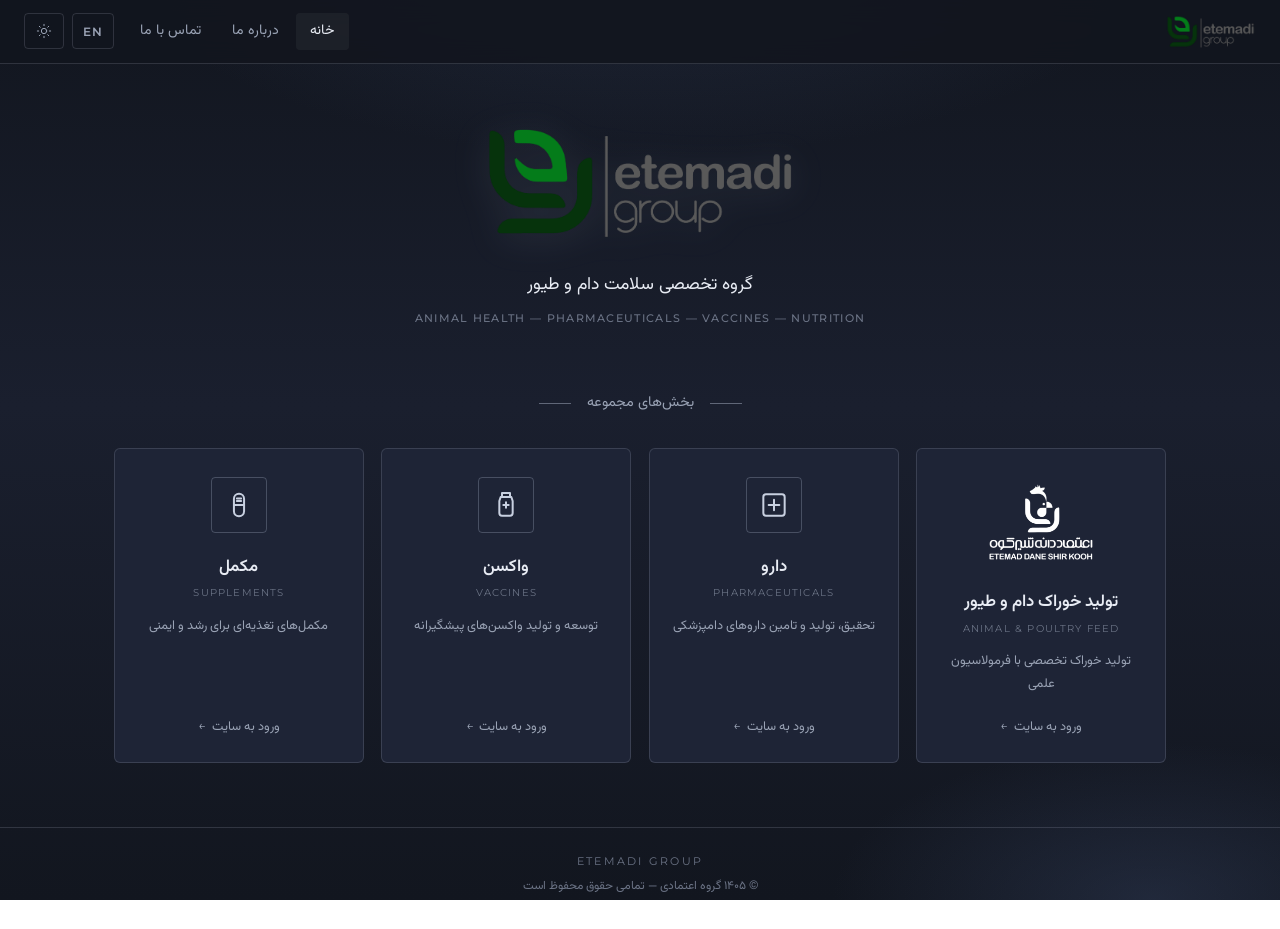
<file: index.html>
﻿<!doctype html>
<html lang="fa" dir="rtl" data-theme="dark">
  <head>
    <meta charset="UTF-8" />
    <meta name="viewport" content="width=device-width, initial-scale=1.0" />
    <title>گروه اعتمادی | Etemadi Group</title>
    <meta
      name="description"
      content="گروه تخصصی سلامت دام و طیور — دارو، واکسن، مکمل و خوراک دام و طیور"
    />
    <link rel="preconnect" href="https://fonts.googleapis.com" />
    <link rel="preconnect" href="https://fonts.gstatic.com" crossorigin />
    <link
      href="https://fonts.googleapis.com/css2?family=Montserrat:wght@400;500;600&family=Vazirmatn:wght@300;400;500;600;700&display=swap"
      rel="stylesheet"
    />
    <link rel="stylesheet" href="css/style.css" />
    <link rel="icon" href="assets/logo.png" type="image/png" />
    <script>
      (function () {
        var t = localStorage.getItem("eg-theme");
        var l = localStorage.getItem("eg-lang");
        if (t === "light" || t === "dark") document.documentElement.setAttribute("data-theme", t);
        if (l === "en") {
          document.documentElement.lang = "en";
          document.documentElement.dir = "ltr";
        }
      })();
    </script>
  </head>
  <body data-page="home">
    <nav class="site-nav">
      <a href="index.html" class="nav-brand" aria-label="Etemadi Group">
        <img class="logo-mark" src="assets/logo.png" width="160" height="65" alt="Etemadi Group" />
      </a>

      <div class="nav-end">
        <ul class="nav-links" id="navLinks">
          <li><a href="index.html" class="active" data-i18n="nav.home">خانه</a></li>
          <li><a href="about.html" data-i18n="nav.about">درباره ما</a></li>
          <li><a href="contact.html" data-i18n="nav.contact">تماس با ما</a></li>
        </ul>

        <div class="nav-controls">
          <button type="button" class="ctrl-btn" id="langToggle" title="Language">EN</button>
          <button type="button" class="ctrl-btn" id="themeToggle" aria-label="Theme">
            <svg
              viewBox="0 0 24 24"
              fill="none"
              stroke="currentColor"
              stroke-width="1.5"
              stroke-linecap="round"
              stroke-linejoin="round"
              data-theme-icon
            >
              <circle cx="12" cy="12" r="4" />
              <path
                d="M12 2v2M12 20v2M4.93 4.93l1.41 1.41M17.66 17.66l1.41 1.41M2 12h2M20 12h2M4.93 19.07l1.41-1.41M17.66 6.34l1.41-1.41"
              />
            </svg>
          </button>
          <button
            class="nav-toggle"
            type="button"
            id="navToggle"
            data-i18n-aria="nav.menu"
            aria-label="منو"
          >
            ☰
          </button>
        </div>
      </div>
    </nav>

    <header class="hero">
      <div class="logo-wrap">
        <img class="logo-mark" src="assets/logo.png" width="564" height="228" alt="Etemadi Group" />
      </div>
      <h1 class="brand-name visually-hidden" data-i18n="brand.name">ETEMADI GROUP</h1>
      <p class="tagline" data-i18n="home.tagline">گروه تخصصی سلامت دام و طیور</p>
      <p class="tagline-sub" data-i18n="home.subtitle">
        Animal Health — Pharmaceuticals — Vaccines — Nutrition
      </p>
    </header>

    <main>
      <section class="section" aria-labelledby="sections-label">
        <div class="section-label" id="sections-label" data-i18n="home.sections">
          بخش‌های مجموعه
        </div>

        <div class="cards">
          <article class="card">
            <div class="card-icon card-icon--feed" aria-hidden="true">
              <img
                class="feed-mark"
                src="assets/logo_black_transparent.png"
                width="120"
                height="89"
                alt=""
              />
            </div>
            <h2 class="card-title" data-i18n="card.feed.title">تولید خوراک دام و طیور</h2>
            <p class="card-title-en">Animal &amp; Poultry Feed</p>
            <p class="card-desc" data-i18n="card.feed.desc">تولید خوراک تخصصی با فرمولاسیون علمی</p>
            <a class="card-link" href="contact.html"
              ><span data-i18n="card.link">ورود به سایت</span> <span class="arrow"></span
            ></a>
          </article>

          <article class="card">
            <div class="card-icon" aria-hidden="true">
              <svg
                viewBox="0 0 24 24"
                fill="none"
                stroke="currentColor"
                stroke-width="1.5"
                stroke-linecap="round"
                stroke-linejoin="round"
              >
                <rect x="4" y="4" width="16" height="16" rx="2" />
                <path d="M12 8v8M8 12h8" />
              </svg>
            </div>
            <h2 class="card-title" data-i18n="card.pharma.title">دارو</h2>
            <p class="card-title-en">Pharmaceuticals</p>
            <p class="card-desc" data-i18n="card.pharma.desc">
              تحقیق، تولید و تامین داروهای دامپزشکی
            </p>
            <a class="card-link" href="contact.html"
              ><span data-i18n="card.link">ورود به سایت</span> <span class="arrow"></span
            ></a>
          </article>

          <article class="card">
            <div class="card-icon" aria-hidden="true">
              <svg
                viewBox="0 0 24 24"
                fill="none"
                stroke="currentColor"
                stroke-width="1.5"
                stroke-linecap="round"
                stroke-linejoin="round"
              >
                <path d="M9 3h6v3H9z" />
                <path d="M8 6h8l1 3v9a2 2 0 01-2 2H9a2 2 0 01-2-2V9l1-3z" />
                <path d="M10 12h4M12 10v4" />
              </svg>
            </div>
            <h2 class="card-title" data-i18n="card.vaccine.title">واکسن</h2>
            <p class="card-title-en">Vaccines</p>
            <p class="card-desc" data-i18n="card.vaccine.desc">توسعه و تولید واکسن‌های پیشگیرانه</p>
            <a class="card-link" href="contact.html"
              ><span data-i18n="card.link">ورود به سایت</span> <span class="arrow"></span
            ></a>
          </article>

          <article class="card">
            <div class="card-icon" aria-hidden="true">
              <svg
                viewBox="0 0 24 24"
                fill="none"
                stroke="currentColor"
                stroke-width="1.5"
                stroke-linecap="round"
                stroke-linejoin="round"
              >
                <rect x="8.2" y="3.5" width="7.6" height="17" rx="3.8" />
                <path d="M8.2 12h7.6" />
                <path d="M10.4 7.2h3.2M10.4 9h3.2" />
              </svg>
            </div>
            <h2 class="card-title" data-i18n="card.supp.title">مکمل</h2>
            <p class="card-title-en">Supplements</p>
            <p class="card-desc" data-i18n="card.supp.desc">مکمل‌های تغذیه‌ای برای رشد و ایمنی</p>
            <a class="card-link" href="contact.html"
              ><span data-i18n="card.link">ورود به سایت</span> <span class="arrow"></span
            ></a>
          </article>
        </div>
      </section>
    </main>

    <footer class="site-footer">
      <p class="footer-brand">ETEMADI GROUP</p>
      <p class="footer-copy" data-i18n="footer.copy">© ۱۴۰۵ گروه اعتمادی — تمامی حقوق محفوظ است</p>
    </footer>

    <script src="js/app.js"></script>
  </body>
</html>
</file>
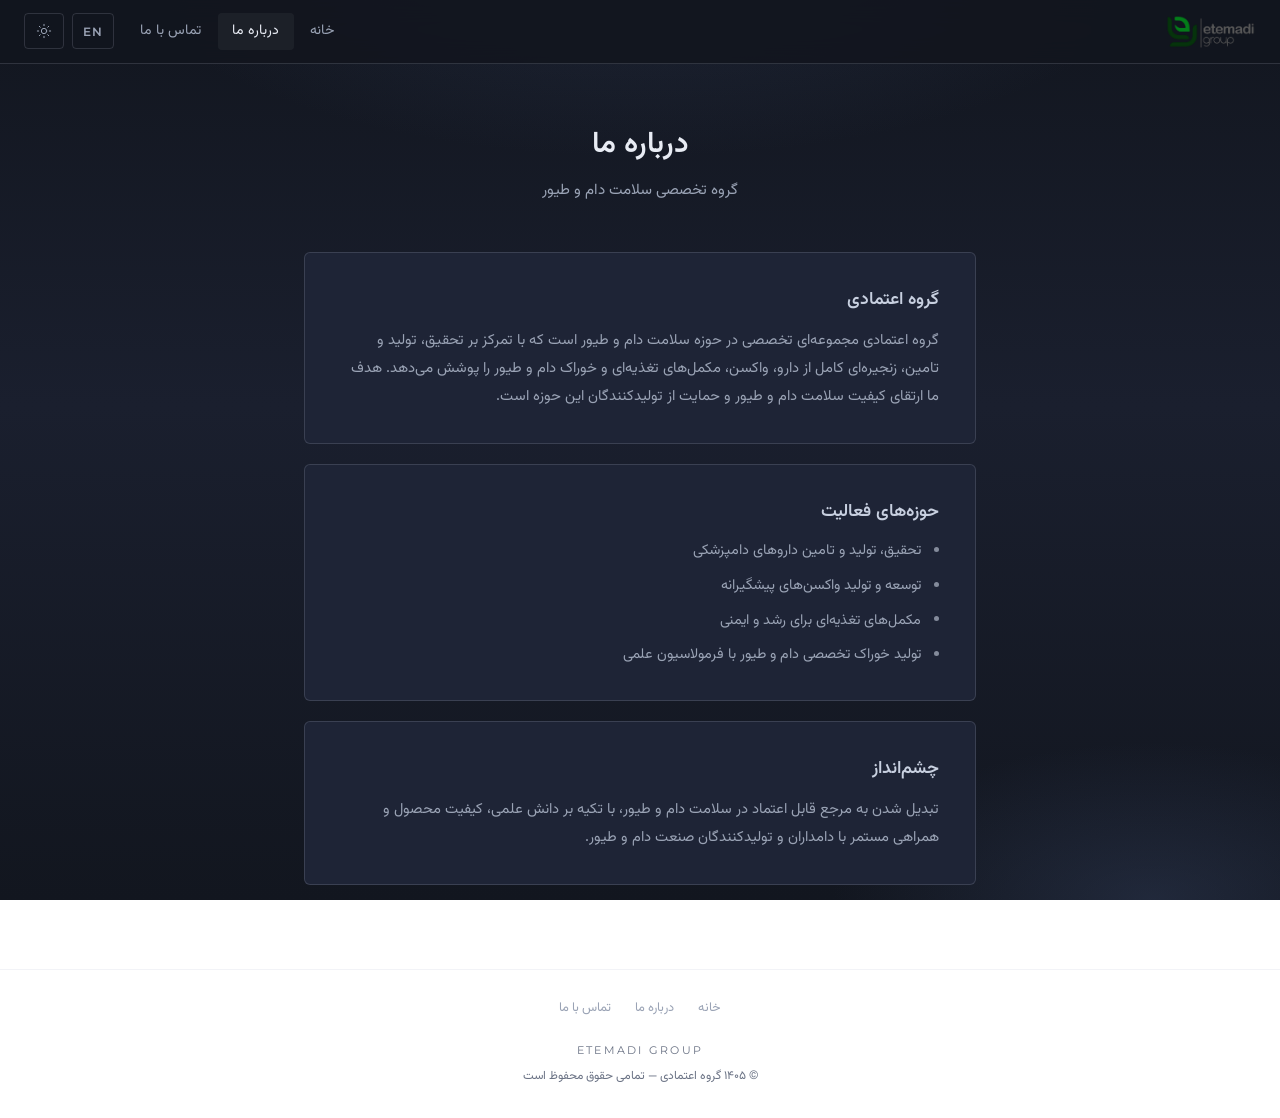
<file: about.html>
﻿<!doctype html>
<html lang="fa" dir="rtl" data-theme="dark">
  <head>
    <meta charset="UTF-8" />
    <meta name="viewport" content="width=device-width, initial-scale=1.0" />
    <title>درباره ما | گروه اعتمادی</title>
    <meta name="description" content="آشنایی با گروه اعتمادی — گروه تخصصی سلامت دام و طیور" />
    <link rel="preconnect" href="https://fonts.googleapis.com" />
    <link rel="preconnect" href="https://fonts.gstatic.com" crossorigin />
    <link
      href="https://fonts.googleapis.com/css2?family=Montserrat:wght@400;500;600&family=Vazirmatn:wght@300;400;500;600;700&display=swap"
      rel="stylesheet"
    />
    <link rel="stylesheet" href="css/style.css" />
    <link rel="icon" href="assets/logo.png" type="image/png" />
    <script>
      (function () {
        var t = localStorage.getItem("eg-theme");
        var l = localStorage.getItem("eg-lang");
        if (t === "light" || t === "dark") document.documentElement.setAttribute("data-theme", t);
        if (l === "en") {
          document.documentElement.lang = "en";
          document.documentElement.dir = "ltr";
        }
      })();
    </script>
  </head>
  <body data-page="about">
    <nav class="site-nav">
      <a href="index.html" class="nav-brand" aria-label="Etemadi Group">
        <img class="logo-mark" src="assets/logo.png" width="160" height="65" alt="Etemadi Group" />
      </a>

      <div class="nav-end">
        <ul class="nav-links" id="navLinks">
          <li><a href="index.html" data-i18n="nav.home">خانه</a></li>
          <li><a href="about.html" class="active" data-i18n="nav.about">درباره ما</a></li>
          <li><a href="contact.html" data-i18n="nav.contact">تماس با ما</a></li>
        </ul>

        <div class="nav-controls">
          <button type="button" class="ctrl-btn" id="langToggle" title="Language">EN</button>
          <button type="button" class="ctrl-btn" id="themeToggle" aria-label="Theme">
            <svg
              viewBox="0 0 24 24"
              fill="none"
              stroke="currentColor"
              stroke-width="1.5"
              stroke-linecap="round"
              stroke-linejoin="round"
              data-theme-icon
            >
              <circle cx="12" cy="12" r="4" />
              <path
                d="M12 2v2M12 20v2M4.93 4.93l1.41 1.41M17.66 17.66l1.41 1.41M2 12h2M20 12h2M4.93 19.07l1.41-1.41M17.66 6.34l1.41-1.41"
              />
            </svg>
          </button>
          <button
            class="nav-toggle"
            type="button"
            id="navToggle"
            data-i18n-aria="nav.menu"
            aria-label="منو"
          >
            ☰
          </button>
        </div>
      </div>
    </nav>

    <header class="page-hero">
      <h1 data-i18n="about.title">درباره ما</h1>
      <p data-i18n="about.lead">گروه تخصصی سلامت دام و طیور</p>
    </header>

    <main class="page-content">
      <div class="about-block">
        <h2 data-i18n="about.who.title">گروه اعتمادی</h2>
        <p data-i18n="about.who.body">
          گروه اعتمادی مجموعه‌ای تخصصی در حوزه سلامت دام و طیور است که با تمرکز بر تحقیق، تولید و
          تامین، زنجیره‌ای کامل از دارو، واکسن، مکمل‌های تغذیه‌ای و خوراک دام و طیور را پوشش می‌دهد.
          هدف ما ارتقای کیفیت سلامت دام و طیور و حمایت از تولیدکنندگان این حوزه است.
        </p>
      </div>

      <div class="about-block">
        <h2 data-i18n="about.areas.title">حوزه‌های فعالیت</h2>
        <ul class="about-list">
          <li data-i18n="about.areas.1">تحقیق، تولید و تامین داروهای دامپزشکی</li>
          <li data-i18n="about.areas.2">توسعه و تولید واکسن‌های پیشگیرانه</li>
          <li data-i18n="about.areas.3">مکمل‌های تغذیه‌ای برای رشد و ایمنی</li>
          <li data-i18n="about.areas.4">تولید خوراک تخصصی دام و طیور با فرمولاسیون علمی</li>
        </ul>
      </div>

      <div class="about-block">
        <h2 data-i18n="about.vision.title">چشم‌انداز</h2>
        <p data-i18n="about.vision.body">
          تبدیل شدن به مرجع قابل اعتماد در سلامت دام و طیور، با تکیه بر دانش علمی، کیفیت محصول و
          همراهی مستمر با دامداران و تولیدکنندگان صنعت دام و طیور.
        </p>
      </div>
    </main>

    <footer class="site-footer">
      <ul class="footer-nav">
        <li><a href="index.html" data-i18n="nav.home">خانه</a></li>
        <li><a href="about.html" data-i18n="nav.about">درباره ما</a></li>
        <li><a href="contact.html" data-i18n="nav.contact">تماس با ما</a></li>
      </ul>
      <p class="footer-brand">ETEMADI GROUP</p>
      <p class="footer-copy" data-i18n="footer.copy">© ۱۴۰۵ گروه اعتمادی — تمامی حقوق محفوظ است</p>
    </footer>

    <script src="js/app.js"></script>
  </body>
</html>
</file>
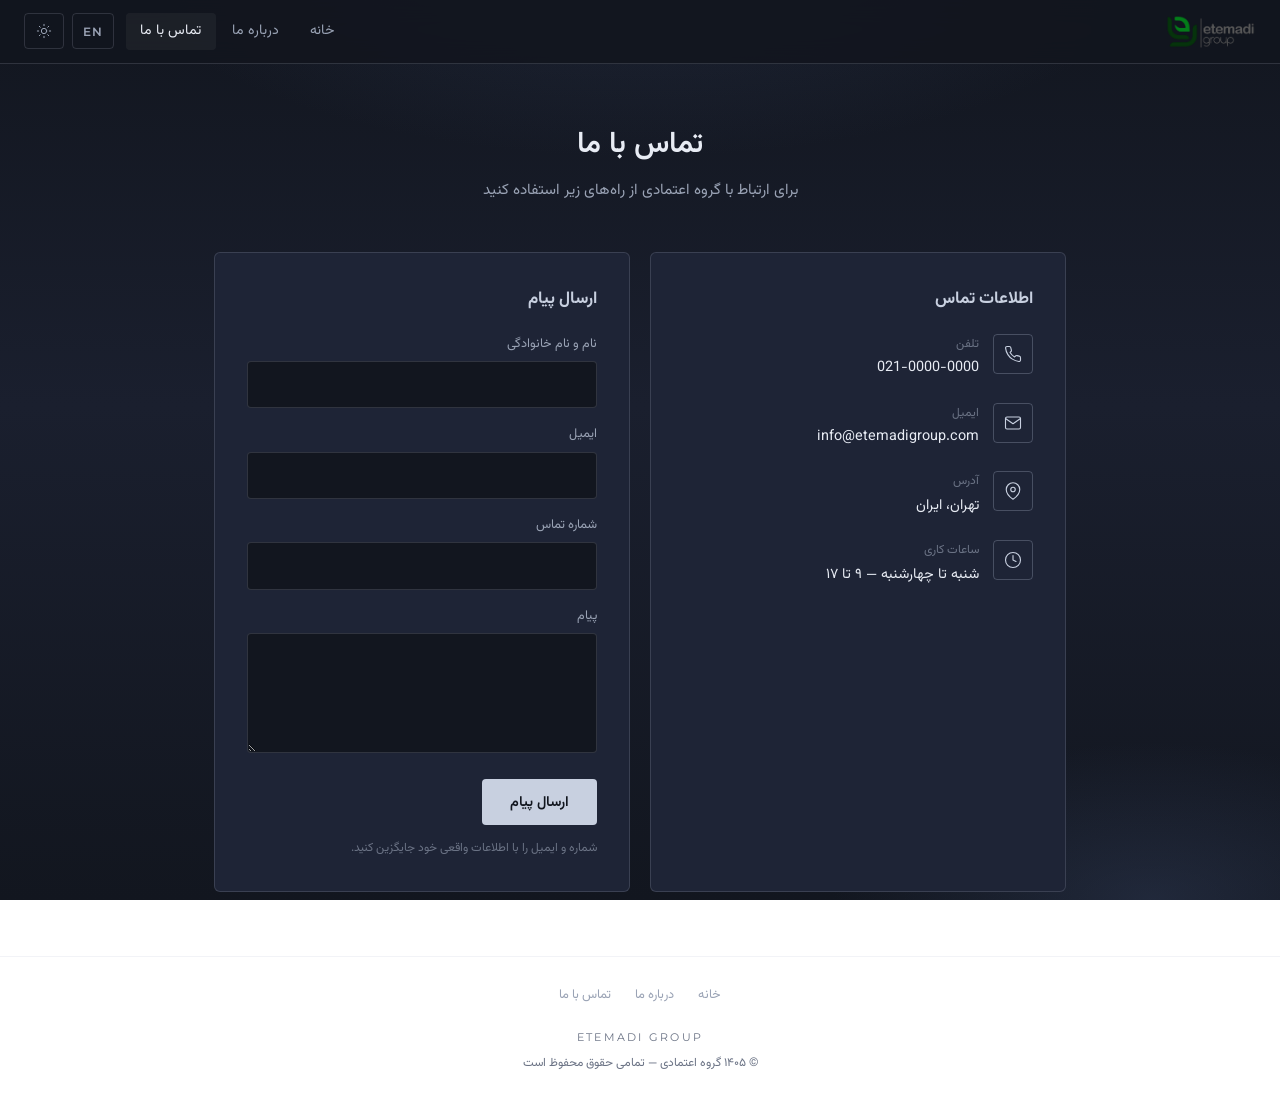
<file: contact.html>
﻿<!doctype html>
<html lang="fa" dir="rtl" data-theme="dark">
  <head>
    <meta charset="UTF-8" />
    <meta name="viewport" content="width=device-width, initial-scale=1.0" />
    <title>تماس با ما | گروه اعتمادی</title>
    <meta name="description" content="راه‌های ارتباط با گروه اعتمادی" />
    <link rel="preconnect" href="https://fonts.googleapis.com" />
    <link rel="preconnect" href="https://fonts.gstatic.com" crossorigin />
    <link
      href="https://fonts.googleapis.com/css2?family=Montserrat:wght@400;500;600&family=Vazirmatn:wght@300;400;500;600;700&display=swap"
      rel="stylesheet"
    />
    <link rel="stylesheet" href="css/style.css" />
    <link rel="icon" href="assets/logo.png" type="image/png" />
    <script>
      (function () {
        var t = localStorage.getItem("eg-theme");
        var l = localStorage.getItem("eg-lang");
        if (t === "light" || t === "dark") document.documentElement.setAttribute("data-theme", t);
        if (l === "en") {
          document.documentElement.lang = "en";
          document.documentElement.dir = "ltr";
        }
      })();
    </script>
  </head>
  <body data-page="contact">
    <nav class="site-nav">
      <a href="index.html" class="nav-brand" aria-label="Etemadi Group">
        <img class="logo-mark" src="assets/logo.png" width="160" height="65" alt="Etemadi Group" />
      </a>

      <div class="nav-end">
        <ul class="nav-links" id="navLinks">
          <li><a href="index.html" data-i18n="nav.home">خانه</a></li>
          <li><a href="about.html" data-i18n="nav.about">درباره ما</a></li>
          <li><a href="contact.html" class="active" data-i18n="nav.contact">تماس با ما</a></li>
        </ul>

        <div class="nav-controls">
          <button type="button" class="ctrl-btn" id="langToggle" title="Language">EN</button>
          <button type="button" class="ctrl-btn" id="themeToggle" aria-label="Theme">
            <svg
              viewBox="0 0 24 24"
              fill="none"
              stroke="currentColor"
              stroke-width="1.5"
              stroke-linecap="round"
              stroke-linejoin="round"
              data-theme-icon
            >
              <circle cx="12" cy="12" r="4" />
              <path
                d="M12 2v2M12 20v2M4.93 4.93l1.41 1.41M17.66 17.66l1.41 1.41M2 12h2M20 12h2M4.93 19.07l1.41-1.41M17.66 6.34l1.41-1.41"
              />
            </svg>
          </button>
          <button
            class="nav-toggle"
            type="button"
            id="navToggle"
            data-i18n-aria="nav.menu"
            aria-label="منو"
          >
            ☰
          </button>
        </div>
      </div>
    </nav>

    <header class="page-hero">
      <h1 data-i18n="contact.title">تماس با ما</h1>
      <p data-i18n="contact.lead">برای ارتباط با گروه اعتمادی از راه‌های زیر استفاده کنید</p>
    </header>

    <main class="contact-grid">
      <aside class="contact-info">
        <h2 data-i18n="contact.info">اطلاعات تماس</h2>

        <div class="info-item">
          <div class="info-icon" aria-hidden="true">
            <svg
              viewBox="0 0 24 24"
              fill="none"
              stroke="currentColor"
              stroke-width="1.5"
              stroke-linecap="round"
              stroke-linejoin="round"
            >
              <path
                d="M22 16.92v3a2 2 0 01-2.18 2 19.79 19.79 0 01-8.63-3.07 19.5 19.5 0 01-6-6 19.79 19.79 0 01-3.07-8.67A2 2 0 014.11 2h3a2 2 0 012 1.72c.127.96.361 1.903.7 2.81a2 2 0 01-.45 2.11L8.09 9.91a16 16 0 006 6l1.27-1.27a2 2 0 012.11-.45c.907.339 1.85.573 2.81.7A2 2 0 0122 16.92z"
              />
            </svg>
          </div>
          <div>
            <div class="info-label" data-i18n="contact.phone">تلفن</div>
            <div class="info-value ltr">021-0000-0000</div>
          </div>
        </div>

        <div class="info-item">
          <div class="info-icon" aria-hidden="true">
            <svg
              viewBox="0 0 24 24"
              fill="none"
              stroke="currentColor"
              stroke-width="1.5"
              stroke-linecap="round"
              stroke-linejoin="round"
            >
              <path
                d="M4 4h16c1.1 0 2 .9 2 2v12c0 1.1-.9 2-2 2H4c-1.1 0-2-.9-2-2V6c0-1.1.9-2 2-2z"
              />
              <polyline points="22,6 12,13 2,6" />
            </svg>
          </div>
          <div>
            <div class="info-label" data-i18n="contact.email">ایمیل</div>
            <div class="info-value ltr">info@etemadigroup.com</div>
          </div>
        </div>

        <div class="info-item">
          <div class="info-icon" aria-hidden="true">
            <svg
              viewBox="0 0 24 24"
              fill="none"
              stroke="currentColor"
              stroke-width="1.5"
              stroke-linecap="round"
              stroke-linejoin="round"
            >
              <path d="M21 10c0 7-9 13-9 13s-9-6-9-13a9 9 0 0118 0z" />
              <circle cx="12" cy="10" r="3" />
            </svg>
          </div>
          <div>
            <div class="info-label" data-i18n="contact.address">آدرس</div>
            <div class="info-value" data-i18n="contact.address.value">تهران، ایران</div>
          </div>
        </div>

        <div class="info-item">
          <div class="info-icon" aria-hidden="true">
            <svg
              viewBox="0 0 24 24"
              fill="none"
              stroke="currentColor"
              stroke-width="1.5"
              stroke-linecap="round"
              stroke-linejoin="round"
            >
              <circle cx="12" cy="12" r="10" />
              <polyline points="12 6 12 12 16 14" />
            </svg>
          </div>
          <div>
            <div class="info-label" data-i18n="contact.hours">ساعات کاری</div>
            <div class="info-value" data-i18n="contact.hours.value">شنبه تا چهارشنبه — ۹ تا ۱۷</div>
          </div>
        </div>
      </aside>

      <div class="contact-form-wrap">
        <h2 data-i18n="contact.form">ارسال پیام</h2>
        <form id="contactForm" action="#" method="post">
          <div class="form-group">
            <label for="name" data-i18n="contact.name">نام و نام خانوادگی</label>
            <input type="text" id="name" name="name" required autocomplete="name" />
          </div>
          <div class="form-group">
            <label for="email" data-i18n="contact.email.field">ایمیل</label>
            <input type="email" id="email" name="email" required autocomplete="email" dir="ltr" />
          </div>
          <div class="form-group">
            <label for="phone" data-i18n="contact.phone.field">شماره تماس</label>
            <input type="tel" id="phone" name="phone" autocomplete="tel" dir="ltr" />
          </div>
          <div class="form-group">
            <label for="message" data-i18n="contact.message">پیام</label>
            <textarea id="message" name="message" required></textarea>
          </div>
          <button type="submit" class="btn" data-i18n="contact.submit">ارسال پیام</button>
          <p class="form-note" id="formNote" data-i18n="contact.note">
            شماره و ایمیل را با اطلاعات واقعی خود جایگزین کنید.
          </p>
        </form>
      </div>
    </main>

    <footer class="site-footer">
      <ul class="footer-nav">
        <li><a href="index.html" data-i18n="nav.home">خانه</a></li>
        <li><a href="about.html" data-i18n="nav.about">درباره ما</a></li>
        <li><a href="contact.html" data-i18n="nav.contact">تماس با ما</a></li>
      </ul>
      <p class="footer-brand">ETEMADI GROUP</p>
      <p class="footer-copy" data-i18n="footer.copy">© ۱۴۰۵ گروه اعتمادی — تمامی حقوق محفوظ است</p>
    </footer>

    <script src="js/app.js"></script>
  </body>
</html>
</file>
<file: css/style.css>
/* Dark theme — navy / charcoal (original) */
:root,
[data-theme="dark"] {
  --bg: #1a1f2e;
  --bg-deep: #12161f;
  --bg-card: #1e2436;
  --bg-nav: rgba(18, 22, 31, 0.9);
  --border: rgba(180, 190, 210, 0.18);
  --border-hover: rgba(200, 210, 230, 0.4);
  --text: #e8ecf4;
  --text-muted: #9aa3b5;
  --text-dim: #6b7385;
  --accent: #c8d0e0;
  --icon-frame: rgba(180, 190, 210, 0.28);
  --btn-bg: #c8d0e0;
  --btn-text: #12161f;
  --glow: rgba(60, 75, 110, 0.35);
  --shadow: rgba(0, 0, 0, 0.35);
  --success: #8fbf9a;
}

/* Light theme */
[data-theme="light"] {
  --bg: #eef1f6;
  --bg-deep: #e2e6ee;
  --bg-card: #ffffff;
  --bg-nav: rgba(255, 255, 255, 0.92);
  --border: rgba(26, 31, 46, 0.12);
  --border-hover: rgba(26, 31, 46, 0.28);
  --text: #1a1f2e;
  --text-muted: #4a5368;
  --text-dim: #7a8498;
  --accent: #1a1f2e;
  --icon-frame: rgba(26, 31, 46, 0.2);
  --btn-bg: #1a1f2e;
  --btn-text: #eef1f6;
  --glow: rgba(60, 75, 110, 0.1);
  --shadow: rgba(26, 31, 46, 0.12);
  --success: #2d6a4f;
}

:root {
  --max: 1100px;
  --nav-h: 64px;
}

*,
*::before,
*::after {
  box-sizing: border-box;
  margin: 0;
  padding: 0;
}

html {
  scroll-behavior: smooth;
}

body {
  font-family: "Vazirmatn", "Montserrat", "Segoe UI", sans-serif;
  background:
    radial-gradient(ellipse 80% 50% at 50% -10%, var(--glow), transparent 55%),
    radial-gradient(ellipse 50% 35% at 90% 100%, var(--glow), transparent 50%),
    linear-gradient(180deg, var(--bg-deep) 0%, var(--bg) 45%, var(--bg-deep) 100%);
  background-attachment: fixed;
  color: var(--text);
  min-height: 100vh;
  line-height: 1.7;
  transition:
    background 0.35s ease,
    color 0.25s ease;
}

html[dir="ltr"] body {
  font-family: "Montserrat", "Vazirmatn", "Segoe UI", sans-serif;
}

a {
  color: inherit;
  text-decoration: none;
}

img {
  max-width: 100%;
  display: block;
}

/* ——— Nav ——— */
.site-nav {
  position: sticky;
  top: 0;
  z-index: 100;
  height: var(--nav-h);
  display: flex;
  align-items: center;
  justify-content: space-between;
  gap: 1rem;
  padding: 0 1.5rem;
  background: var(--bg-nav);
  backdrop-filter: blur(12px);
  border-bottom: 1px solid var(--border);
  transition:
    background 0.3s,
    border-color 0.3s;
}

.nav-brand {
  display: flex;
  align-items: center;
  flex-shrink: 0;
}

.nav-brand .logo-mark {
  width: auto;
  height: 36px;
  display: block;
  flex-shrink: 0;
}

.nav-controls {
  display: flex;
  align-items: center;
  gap: 0.5rem;
}

.nav-links {
  display: flex;
  list-style: none;
  gap: 0.15rem;
}

.nav-links a {
  display: block;
  padding: 0.4rem 0.9rem;
  font-size: 0.88rem;
  color: var(--text-muted);
  border-radius: 4px;
  transition:
    color 0.2s,
    background 0.2s;
}

.nav-links a:hover,
.nav-links a.active {
  color: var(--text);
  background: rgba(128, 128, 128, 0.1);
}

.ctrl-btn {
  display: inline-flex;
  align-items: center;
  justify-content: center;
  gap: 0.3rem;
  min-width: 40px;
  height: 36px;
  padding: 0 0.65rem;
  background: transparent;
  border: 1px solid var(--border);
  border-radius: 4px;
  color: var(--text-muted);
  font-family: "Montserrat", "Vazirmatn", sans-serif;
  font-size: 0.75rem;
  font-weight: 600;
  letter-spacing: 0.04em;
  cursor: pointer;
  transition:
    color 0.2s,
    border-color 0.2s,
    background 0.2s;
}

.ctrl-btn:hover {
  color: var(--text);
  border-color: var(--border-hover);
}

.ctrl-btn svg {
  width: 16px;
  height: 16px;
}

.nav-toggle {
  display: none;
  background: none;
  border: 1px solid var(--border);
  color: var(--text);
  width: 40px;
  height: 36px;
  border-radius: 4px;
  cursor: pointer;
  font-size: 1.15rem;
}

.nav-end {
  display: flex;
  align-items: center;
  gap: 0.75rem;
}

/* ——— Hero ——— */
.hero {
  text-align: center;
  padding: 3.5rem 1.5rem 2rem;
  animation: fadeUp 0.8s ease both;
}

.logo-wrap {
  margin-bottom: 1.5rem;
}

.logo-wrap .logo-mark {
  width: min(320px, 78vw);
  height: auto;
  margin: 0 auto;
  display: block;
  filter: drop-shadow(0 4px 18px rgba(180, 200, 230, 0.12));
  animation: logoIn 0.9s ease both;
}

[data-theme="light"] .logo-wrap .logo-mark {
  filter: drop-shadow(0 4px 16px rgba(26, 31, 46, 0.12));
}

.brand-name {
  font-family: "Montserrat", sans-serif;
  font-size: clamp(1.35rem, 3.2vw, 1.85rem);
  font-weight: 600;
  letter-spacing: 0.28em;
  color: var(--accent);
  margin-bottom: 0.85rem;
  padding-inline-end: 0.28em;
}

.visually-hidden {
  position: absolute;
  width: 1px;
  height: 1px;
  padding: 0;
  margin: -1px;
  overflow: hidden;
  clip: rect(0, 0, 0, 0);
  white-space: nowrap;
  border: 0;
}

.tagline {
  font-size: clamp(0.95rem, 2vw, 1.1rem);
  color: var(--text);
  font-weight: 400;
  margin-bottom: 0.55rem;
}

.tagline-sub {
  font-family: "Montserrat", sans-serif;
  font-size: 0.68rem;
  letter-spacing: 0.16em;
  color: var(--text-dim);
  font-weight: 500;
  text-transform: uppercase;
}

html[lang="fa"] .tagline-sub {
  letter-spacing: 0.12em;
}

/* ——— Sections ——— */
.section {
  max-width: var(--max);
  margin: 0 auto;
  padding: 2rem 1.5rem 4rem;
}

.section-label {
  display: flex;
  align-items: center;
  justify-content: center;
  gap: 1rem;
  margin-bottom: 2rem;
  color: var(--text-muted);
  font-size: 0.9rem;
}

.section-label::before,
.section-label::after {
  content: "";
  width: 32px;
  height: 1px;
  background: var(--border-hover);
}

/* ——— Cards ——— */
.cards {
  display: grid;
  grid-template-columns: repeat(4, 1fr);
  gap: 1.1rem;
}

.card {
  background: var(--bg-card);
  border: 1px solid var(--border);
  border-radius: 6px;
  padding: 1.75rem 1.25rem 1.4rem;
  display: flex;
  flex-direction: column;
  align-items: center;
  text-align: center;
  transition:
    border-color 0.25s,
    transform 0.25s,
    box-shadow 0.25s,
    background 0.3s;
  animation: fadeUp 0.7s ease both;
}

.card:nth-child(1) {
  animation-delay: 0.1s;
}
.card:nth-child(2) {
  animation-delay: 0.2s;
}
.card:nth-child(3) {
  animation-delay: 0.3s;
}
.card:nth-child(4) {
  animation-delay: 0.4s;
}

.card:hover {
  border-color: var(--border-hover);
  transform: translateY(-4px);
  box-shadow: 0 12px 32px var(--shadow);
}

.card-icon {
  width: 56px;
  height: 56px;
  border: 1px solid var(--icon-frame);
  border-radius: 4px;
  display: flex;
  align-items: center;
  justify-content: center;
  margin-bottom: 1.25rem;
  color: var(--accent);
}

.card-icon svg {
  width: 32px;
  height: 32px;
}

.card-icon--feed {
  width: auto;
  height: auto;
  min-height: 56px;
  padding: 0.35rem 0.5rem;
  border: none;
}

.card-icon--feed .feed-mark {
  width: 108px;
  height: auto;
  display: block;
  object-fit: contain;
  /* black logo → light on dark theme */
  filter: brightness(0) invert(1);
}

[data-theme="light"] .card-icon--feed .feed-mark {
  filter: none;
}

.card-title {
  font-size: 1.05rem;
  font-weight: 600;
  margin-bottom: 0.2rem;
}

.card-title-en {
  font-family: "Montserrat", sans-serif;
  font-size: 0.62rem;
  letter-spacing: 0.12em;
  color: var(--text-dim);
  margin-bottom: 0.85rem;
  text-transform: uppercase;
}

html[lang="en"] .card-title-en {
  display: none;
}

.card-desc {
  font-size: 0.8rem;
  color: var(--text-muted);
  line-height: 1.75;
  margin-bottom: 1.4rem;
  flex: 1;
}

.card-link {
  font-size: 0.8rem;
  color: var(--text-muted);
  display: inline-flex;
  align-items: center;
  gap: 0.35rem;
  transition: color 0.2s;
}

.card:hover .card-link {
  color: var(--text);
}

html[dir="ltr"] .card-link .arrow::before {
  content: "→";
}

html[dir="rtl"] .card-link .arrow::before {
  content: "←";
}

/* ——— Inner pages ——— */
.page-hero {
  text-align: center;
  padding: 3.5rem 1.5rem 1.5rem;
  animation: fadeUp 0.7s ease both;
}

.page-hero h1 {
  font-size: clamp(1.4rem, 3vw, 1.85rem);
  font-weight: 600;
  margin-bottom: 0.5rem;
}

.page-hero p {
  color: var(--text-muted);
  font-size: 0.95rem;
  max-width: 480px;
  margin: 0 auto;
}

.page-content {
  max-width: 720px;
  margin: 0 auto;
  padding: 1.5rem 1.5rem 4rem;
  animation: fadeUp 0.8s ease 0.15s both;
}

.about-block {
  border: 1px solid var(--border);
  background: var(--bg-card);
  border-radius: 6px;
  padding: 2rem 2.25rem;
  margin-bottom: 1.25rem;
  transition:
    background 0.3s,
    border-color 0.3s;
}

.about-block h2 {
  font-size: 1.1rem;
  font-weight: 600;
  margin-bottom: 0.75rem;
  color: var(--accent);
}

.about-block p {
  color: var(--text-muted);
  font-size: 0.92rem;
  line-height: 1.9;
}

.about-list {
  list-style: none;
  display: grid;
  gap: 0.65rem;
  margin-top: 0.5rem;
}

.about-list li {
  color: var(--text-muted);
  font-size: 0.9rem;
  padding-inline-start: 1.1rem;
  position: relative;
}

.about-list li::before {
  content: "";
  position: absolute;
  inset-inline-start: 0;
  top: 0.55em;
  width: 5px;
  height: 5px;
  border-radius: 50%;
  background: var(--accent);
  opacity: 0.6;
}

/* ——— Contact ——— */
.contact-grid {
  display: grid;
  grid-template-columns: 1fr 1fr;
  gap: 1.25rem;
  max-width: 900px;
  margin: 0 auto;
  padding: 1.5rem 1.5rem 4rem;
}

.contact-info,
.contact-form-wrap {
  border: 1px solid var(--border);
  background: var(--bg-card);
  border-radius: 6px;
  padding: 2rem;
  animation: fadeUp 0.7s ease both;
  transition:
    background 0.3s,
    border-color 0.3s;
}

.contact-form-wrap {
  animation-delay: 0.15s;
}

.contact-info h2,
.contact-form-wrap h2 {
  font-size: 1.05rem;
  margin-bottom: 1.25rem;
  color: var(--accent);
}

.info-item {
  display: flex;
  gap: 0.9rem;
  margin-bottom: 1.35rem;
  align-items: flex-start;
}

.info-item:last-child {
  margin-bottom: 0;
}

.info-icon {
  width: 40px;
  height: 40px;
  border: 1px solid var(--icon-frame);
  border-radius: 4px;
  display: flex;
  align-items: center;
  justify-content: center;
  flex-shrink: 0;
  color: var(--accent);
}

.info-icon svg {
  width: 18px;
  height: 18px;
}

.info-label {
  font-size: 0.75rem;
  color: var(--text-dim);
  margin-bottom: 0.15rem;
}

.info-value {
  font-size: 0.9rem;
  color: var(--text);
}

.info-value.ltr {
  direction: ltr;
  unicode-bidi: embed;
}

.form-group {
  margin-bottom: 1rem;
}

.form-group label {
  display: block;
  font-size: 0.8rem;
  color: var(--text-muted);
  margin-bottom: 0.35rem;
}

.form-group input,
.form-group textarea {
  width: 100%;
  background: var(--bg-deep);
  border: 1px solid var(--border);
  border-radius: 4px;
  padding: 0.7rem 0.9rem;
  color: var(--text);
  font-family: inherit;
  font-size: 0.9rem;
  outline: none;
  transition:
    border-color 0.2s,
    background 0.3s;
}

.form-group input:focus,
.form-group textarea:focus {
  border-color: var(--border-hover);
}

.form-group textarea {
  min-height: 120px;
  resize: vertical;
}

.btn {
  display: inline-block;
  background: var(--btn-bg);
  color: var(--btn-text);
  border: none;
  border-radius: 4px;
  padding: 0.7rem 1.75rem;
  font-family: inherit;
  font-size: 0.9rem;
  font-weight: 600;
  cursor: pointer;
  transition:
    opacity 0.2s,
    transform 0.2s;
}

.btn:hover {
  opacity: 0.9;
  transform: translateY(-1px);
}

.form-note {
  margin-top: 0.85rem;
  font-size: 0.75rem;
  color: var(--text-dim);
}

.form-note.ok {
  color: var(--success);
}

/* ——— Footer ——— */
.site-footer {
  text-align: center;
  padding: 1.5rem 1rem 2rem;
  border-top: 1px solid var(--border);
}

.footer-nav {
  display: flex;
  justify-content: center;
  gap: 1.5rem;
  margin-bottom: 1.25rem;
  list-style: none;
}

.footer-nav a {
  font-size: 0.8rem;
  color: var(--text-muted);
  transition: color 0.2s;
}

.footer-nav a:hover {
  color: var(--text);
}

.footer-brand {
  font-family: "Montserrat", sans-serif;
  font-size: 0.7rem;
  letter-spacing: 0.2em;
  color: var(--text-dim);
  margin-bottom: 0.35rem;
}

.footer-copy {
  font-size: 0.75rem;
  color: var(--text-dim);
}

/* ——— Animations ——— */
@keyframes fadeUp {
  from {
    opacity: 0;
    transform: translateY(16px);
  }
  to {
    opacity: 1;
    transform: translateY(0);
  }
}

@keyframes logoIn {
  from {
    opacity: 0;
    transform: scale(0.92);
  }
  to {
    opacity: 1;
    transform: scale(1);
  }
}

/* ——— Responsive ——— */
@media (max-width: 900px) {
  .cards {
    grid-template-columns: repeat(2, 1fr);
  }

  .contact-grid {
    grid-template-columns: 1fr;
  }
}

@media (max-width: 700px) {
  .site-nav {
    padding: 0 0.85rem;
    flex-wrap: wrap;
    height: auto;
    min-height: var(--nav-h);
    padding-block: 0.65rem;
  }

  .nav-end {
    margin-inline-start: auto;
  }

  .nav-toggle {
    display: flex;
    align-items: center;
    justify-content: center;
  }

  .nav-links {
    display: none;
    width: 100%;
    order: 3;
    flex-direction: column;
    padding-top: 0.5rem;
    border-top: 1px solid var(--border);
    margin-top: 0.5rem;
  }

  .nav-links.open {
    display: flex;
  }

  .nav-links a {
    padding: 0.7rem 0.85rem;
  }

  .nav-brand span {
    display: none;
  }

  .cards {
    grid-template-columns: 1fr;
    max-width: 340px;
    margin: 0 auto;
  }

  .hero {
    padding-top: 2.5rem;
  }

  .about-block {
    padding: 1.5rem;
  }

  .brand-name {
    letter-spacing: 0.16em;
  }
}
</file>
